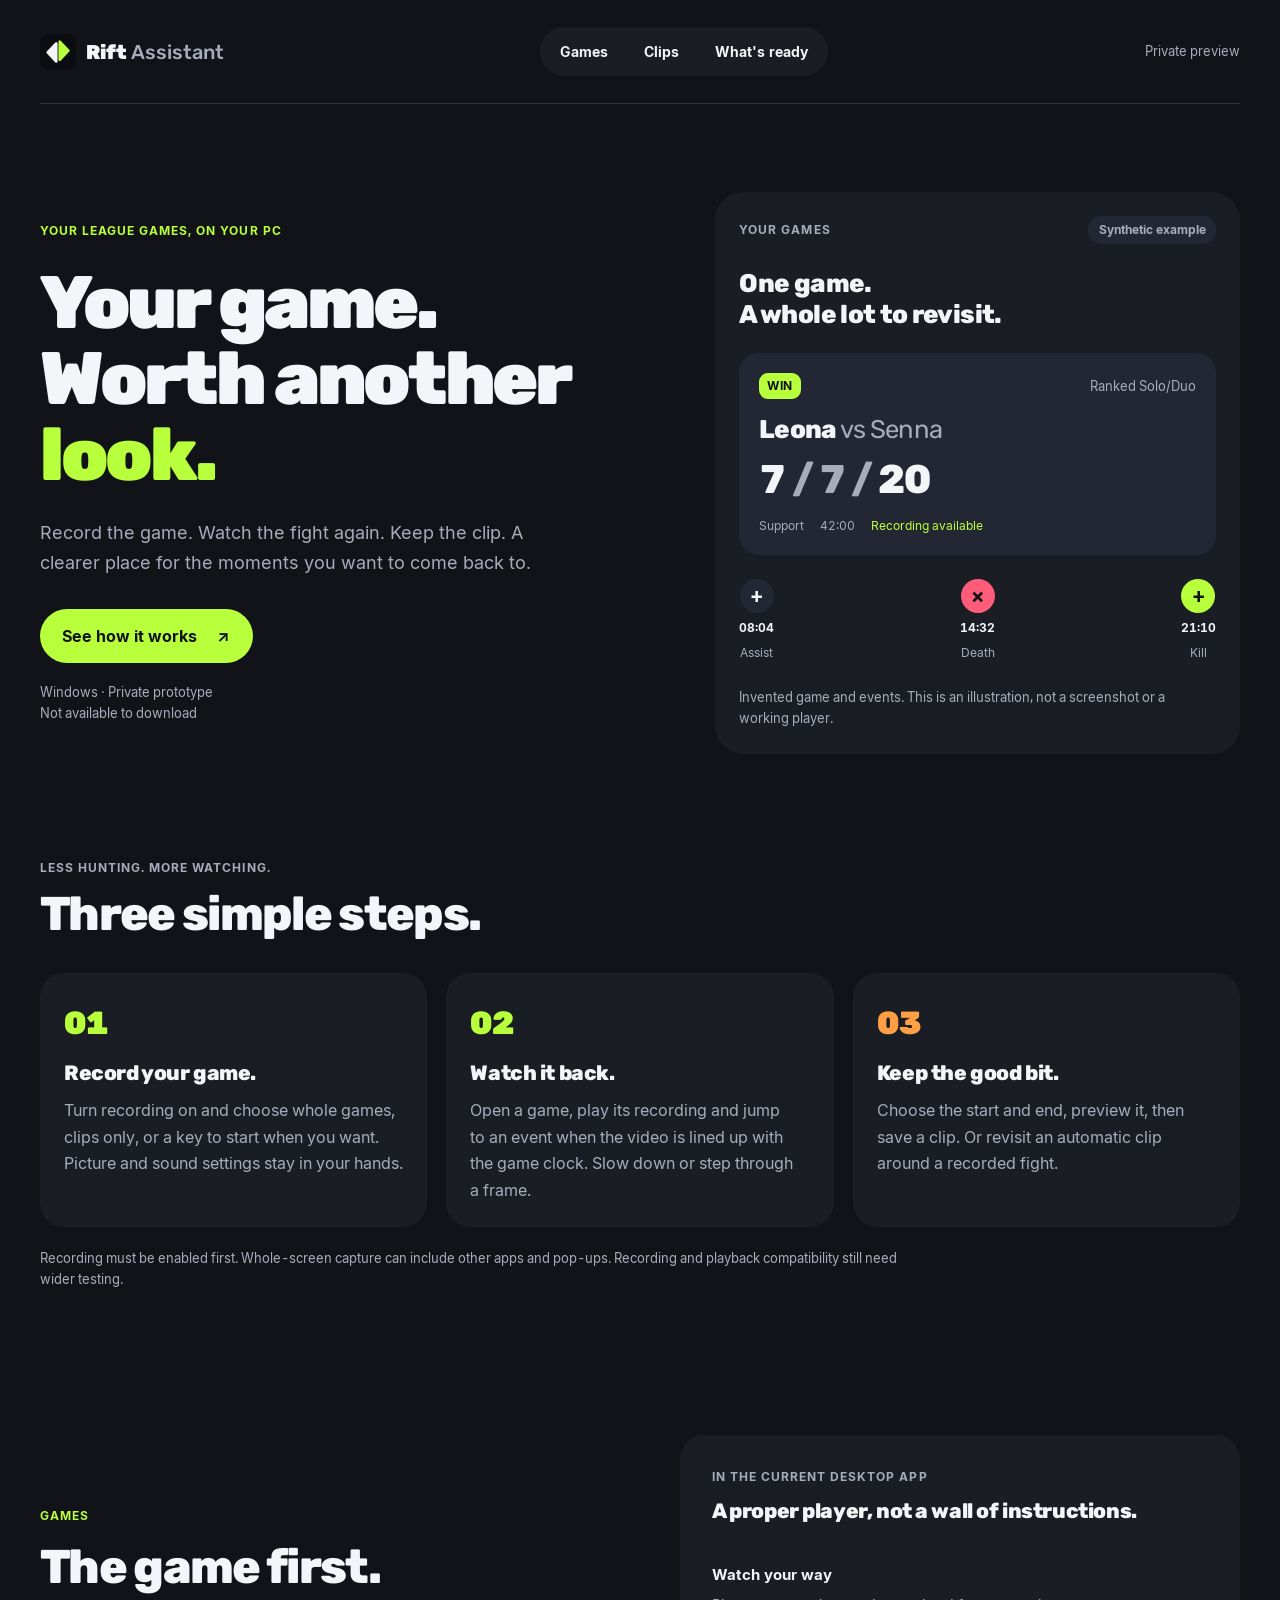
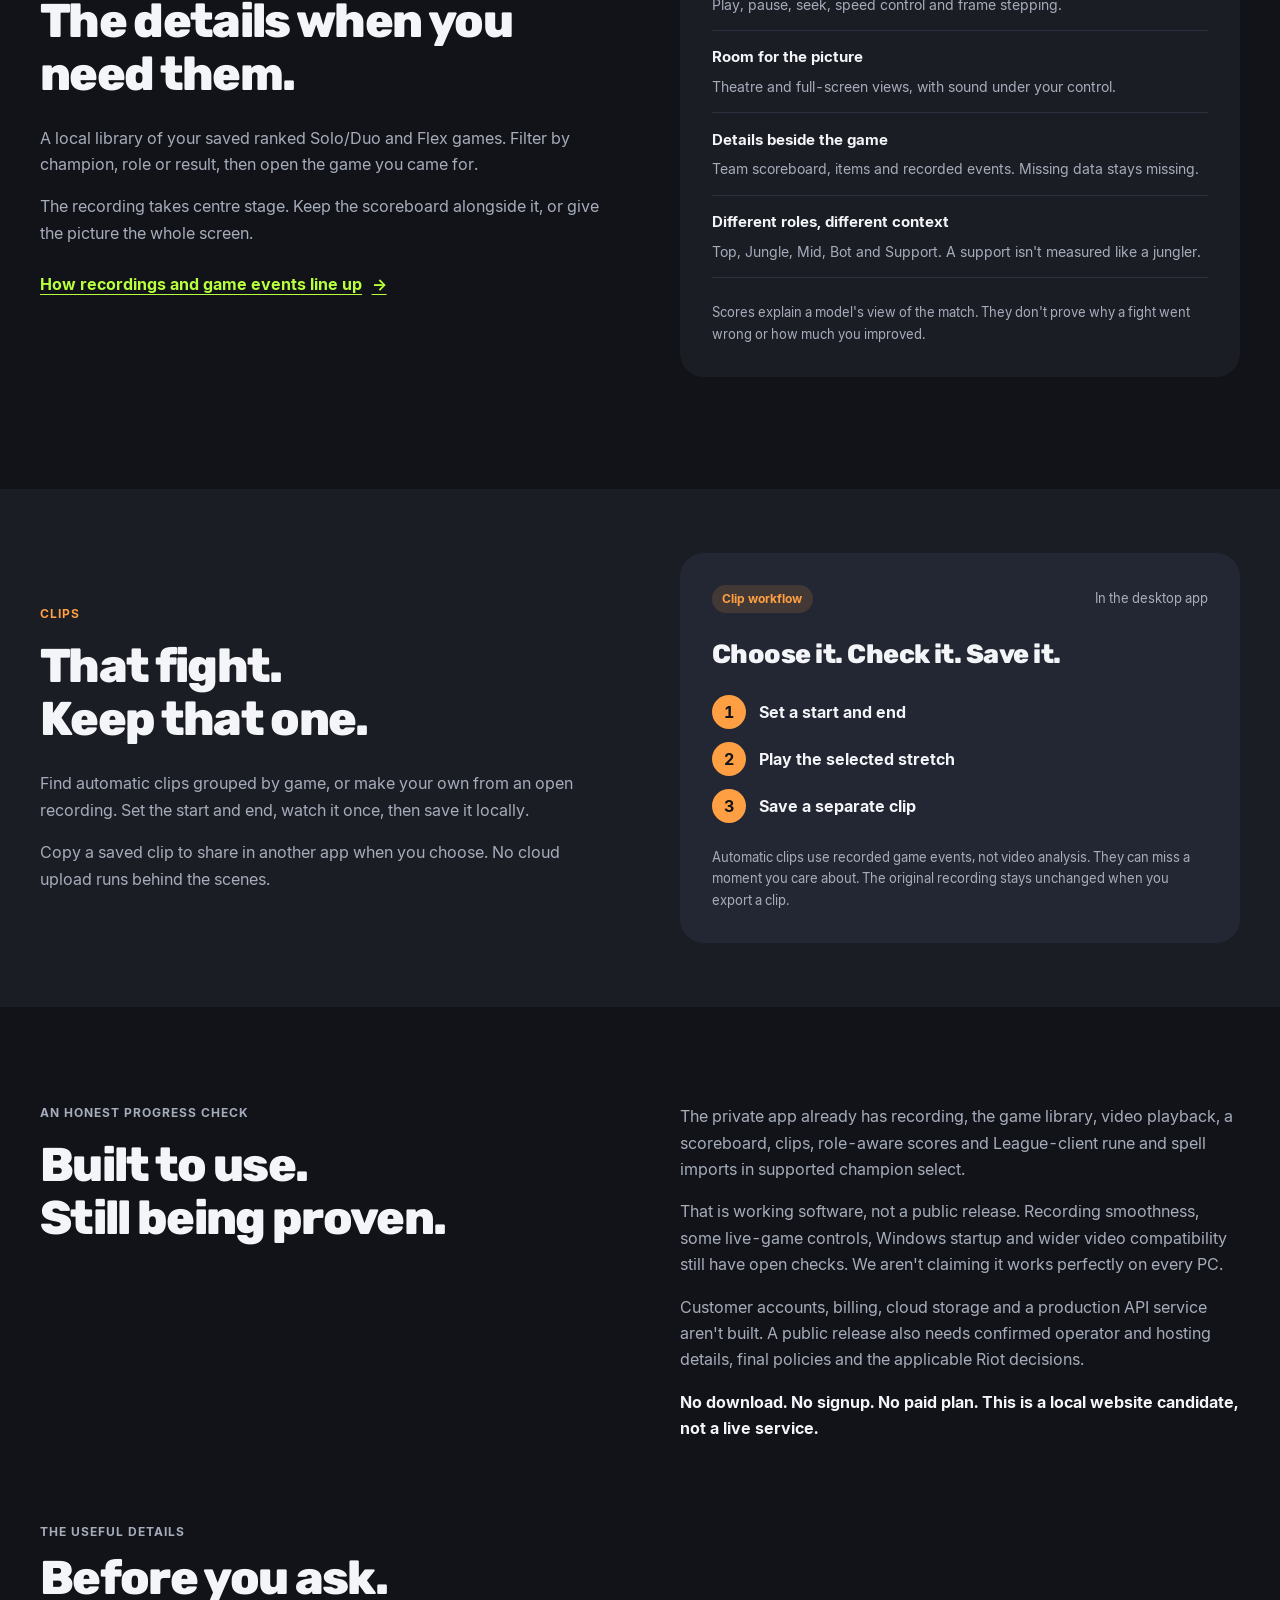
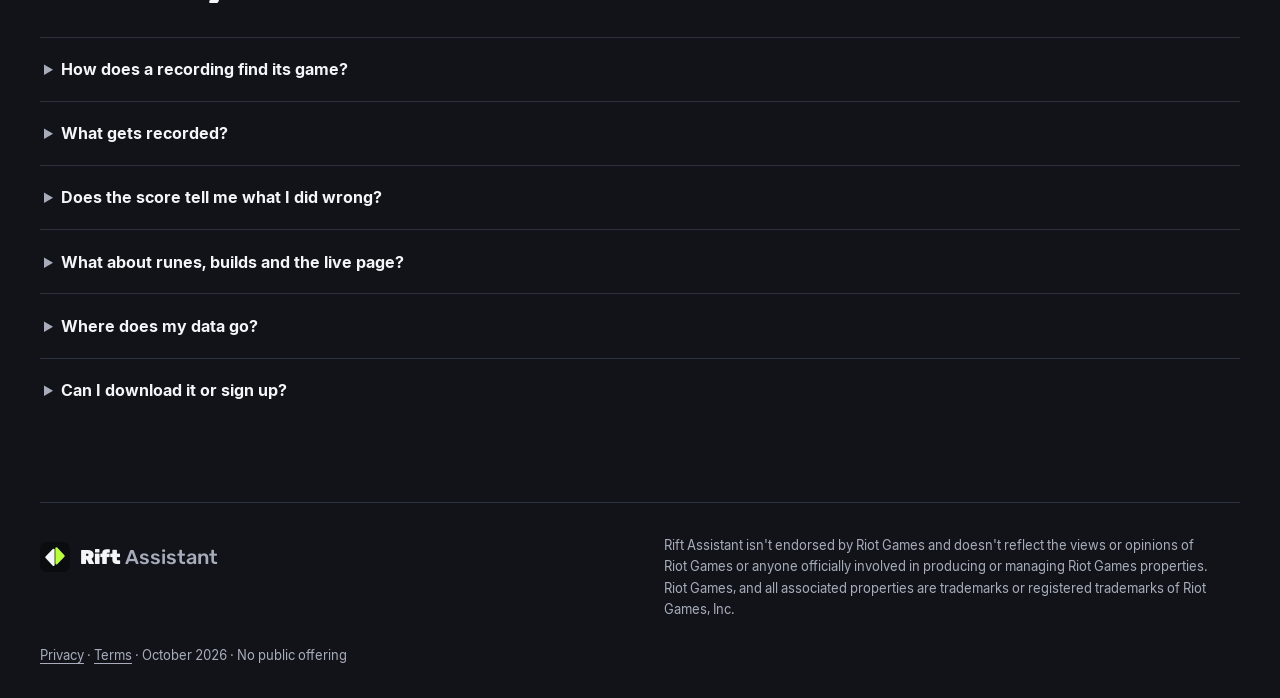
<file: index.html>
<!doctype html>
<html lang="en">
<head>
  <meta charset="utf-8">
  <meta name="viewport" content="width=device-width, initial-scale=1">
  <meta name="robots" content="noindex, nofollow">
  <meta name="description" content="Record League games, watch the moments again and keep a clip. Rift Assistant is a private Windows app with a local game library.">
  <meta name="theme-color" content="#111318">
  <title>Rift Assistant — Your game. Worth another look.</title>
  <link rel="icon" href="rift-icon.svg?v=pop-1" type="image/svg+xml">
  <link rel="stylesheet" href="styles.css?v=pop-2">
</head>
<body>
  <a class="skip-link" href="#main">Skip to content</a>
  <header class="site-header wrap">
    <a class="brand" href="#main" aria-label="Rift Assistant home"><img src="rift-icon.svg?v=pop-1" width="36" height="36" alt=""><span>Rift <span class="brand-secondary">Assistant</span></span></a>
    <nav aria-label="Main navigation"><a href="#games">Games</a><a href="#clips">Clips</a><a href="#availability">What's ready</a></nav>
    <span class="preview-label">Private preview</span>
  </header>
  <main id="main" tabindex="-1">
    <section class="hero wrap" aria-labelledby="hero-title">
      <div class="hero-copy">
        <p class="eyebrow lime">Your League games, on your PC</p>
        <h1 id="hero-title">Your game.<br>Worth another <span>look.</span></h1>
        <p class="intro">Record the game. Watch the fight again. Keep the clip. A clearer place for the moments you want to come back to.</p>
        <a class="button" href="#example">See how it works <span aria-hidden="true">↗</span></a>
        <p class="availability-note">Windows · Private prototype<br>Not available to download</p>
      </div>
      <aside class="library-peek" aria-label="Synthetic game library illustration">
        <div class="card-top"><span class="eyebrow">Your games</span><span class="tag">Synthetic example</span></div>
        <p class="peek-heading">One game.<br>A whole lot to revisit.</p>
        <article class="sample-game" aria-labelledby="sample-game-title">
          <div class="card-top"><span class="sticker">WIN</span><span class="muted">Ranked Solo/Duo</span></div>
          <h2 id="sample-game-title">Leona <span>vs Senna</span></h2>
          <p class="sample-kda">7 <span>/ 7 /</span> 20</p>
          <div class="sample-meta"><span>Support</span><span>42:00</span><span class="lime">Recording available</span></div>
        </article>
        <ol class="event-preview" aria-label="Illustrative game events">
          <li><span class="event-symbol assist" aria-hidden="true">+</span><time>08:04</time><span>Assist</span></li>
          <li><span class="event-symbol death" aria-hidden="true">×</span><time>14:32</time><span>Death</span></li>
          <li><span class="event-symbol kill" aria-hidden="true">+</span><time>21:10</time><span>Kill</span></li>
        </ol>
        <p class="sample-note">Invented game and events. This is an illustration, not a screenshot or a working player.</p>
      </aside>
    </section>

    <section class="journey wrap" id="example" aria-labelledby="journey-title">
      <div class="section-heading"><p class="eyebrow">Less hunting. More watching.</p><h2 id="journey-title">Three simple steps.</h2></div>
      <ol class="steps">
        <li><span class="step-number lime">01</span><h3>Record your game.</h3><p>Turn recording on and choose whole games, clips only, or a key to start when you want. Picture and sound settings stay in your hands.</p></li>
        <li><span class="step-number lime">02</span><h3>Watch it back.</h3><p>Open a game, play its recording and jump to an event when the video is lined up with the game clock. Slow down or step through a frame.</p></li>
        <li><span class="step-number orange">03</span><h3>Keep the good bit.</h3><p>Choose the start and end, preview it, then save a clip. Or revisit an automatic clip around a recorded fight.</p></li>
      </ol>
      <p class="boundary-note">Recording must be enabled first. Whole-screen capture can include other apps and pop-ups. Recording and playback compatibility still need wider testing.</p>
    </section>

    <section class="feature wrap" id="games" aria-labelledby="games-title">
      <div class="section-copy"><p class="eyebrow lime">Games</p><h2 id="games-title">The game first.<br>The details when you need them.</h2><p>A local library of your saved ranked Solo/Duo and Flex games. Filter by champion, role or result, then open the game you came for.</p><p>The recording takes centre stage. Keep the scoreboard alongside it, or give the picture the whole screen.</p><a class="text-link" href="#recording-details">How recordings and game events line up <span aria-hidden="true">→</span></a></div>
      <div class="feature-card">
        <p class="eyebrow">In the current desktop app</p>
        <h3>A proper player, not a wall of instructions.</h3>
        <ul class="feature-list">
          <li><strong>Watch your way</strong><span>Play, pause, seek, speed control and frame stepping.</span></li>
          <li><strong>Room for the picture</strong><span>Theatre and full-screen views, with sound under your control.</span></li>
          <li><strong>Details beside the game</strong><span>Team scoreboard, items and recorded events. Missing data stays missing.</span></li>
          <li><strong>Different roles, different context</strong><span>Top, Jungle, Mid, Bot and Support. A support isn't measured like a jungler.</span></li>
        </ul>
        <p class="sample-note">Scores explain a model's view of the match. They don't prove why a fight went wrong or how much you improved.</p>
      </div>
    </section>

    <section class="clips-section" id="clips" aria-labelledby="clips-title">
      <div class="wrap feature">
        <div class="section-copy"><p class="eyebrow orange">Clips</p><h2 id="clips-title">That fight.<br>Keep that one.</h2><p>Find automatic clips grouped by game, or make your own from an open recording. Set the start and end, watch it once, then save it locally.</p><p>Copy a saved clip to share in another app when you choose. No cloud upload runs behind the scenes.</p></div>
        <div class="clip-card">
          <div class="card-top"><span class="tag orange-tag">Clip workflow</span><span class="muted">In the desktop app</span></div>
          <h3>Choose it. Check it. Save it.</h3>
          <ol class="clip-steps"><li><span>1</span>Set a start and end</li><li><span>2</span>Play the selected stretch</li><li><span>3</span>Save a separate clip</li></ol>
          <p class="sample-note">Automatic clips use recorded game events, not video analysis. They can miss a moment you care about. The original recording stays unchanged when you export a clip.</p>
        </div>
      </div>
    </section>

    <section class="wrap availability" id="availability" aria-labelledby="availability-title">
      <div><p class="eyebrow">An honest progress check</p><h2 id="availability-title">Built to use.<br>Still being proven.</h2></div>
      <div class="availability-copy"><p>The private app already has recording, the game library, video playback, a scoreboard, clips, role-aware scores and League-client rune and spell imports in supported champion select.</p><p>That is working software, not a public release. Recording smoothness, some live-game controls, Windows startup and wider video compatibility still have open checks. We aren't claiming it works perfectly on every PC.</p><p>Customer accounts, billing, cloud storage and a production API service aren't built. A public release also needs confirmed operator and hosting details, final policies and the applicable Riot decisions.</p><p class="release-note">No download. No signup. No paid plan. This is a local website candidate, not a live service.</p></div>
    </section>

    <section class="wrap questions" aria-labelledby="questions-title">
      <div class="section-heading"><p class="eyebrow">The useful details</p><h2 id="questions-title">Before you ask.</h2></div>
      <details id="recording-details"><summary>How does a recording find its game?</summary><div class="detail-content"><p>Rift's own recordings can store the game ID and the game clock at recording start. When that information is available, Rift uses it to pair the recording and line up events.</p><p>The app can also look for compatible MP4s in the local Rift and Ascent recording folders. Other recordings may be paired by their time and length; that is an estimate, not recognition of the footage. You can choose a different file yourself. Your explicit choice takes priority.</p><p>For a compatible local MP4 or AVI, ordinary playback works without recorded events. Manual frame alignment is available with a supported event. Cuts and pauses can make an estimated offset wrong; no pixels are analysed. Riot .rofl files are not videos this player can open.</p><p>Windows media can occasionally stall when opening or playing a file. The app has bounded recovery, but the cause and exact file-release timing remain unresolved. A successful demonstration isn't a guarantee for every machine or recording.</p></div></details>
      <details><summary>What gets recorded?</summary><div class="detail-content"><p>Recording is opt-in. Choose whole games, clips only, always-ready clips between games, or recording started by a key. Past games don't gain a video retroactively.</p><p>The current default captures the whole screen League is on, which can include other apps, notifications and pop-ups. Between-games clips also capture the screen. Review the capture and sound choices before turning it on. Audio capture and playback sound are separate settings.</p><p>Recordings and saved clips live on your PC. Storage limits can remove older eligible recordings; favourites are protected by the current retention setting. Choose your folder and limits in Settings.</p></div></details>
      <details><summary>Does the score tell me what I did wrong?</summary><div class="detail-content"><p>No. The score combines recorded match statistics using role-aware weights, and the app shows its reasons and the role used. It is not an expert diagnosis, rank prediction or proof of a good decision.</p><p>Events such as kills, deaths and assists help you find a place to watch. The video is where you can examine the play. Nothing asks you to compare two arbitrary deaths or finish a reflection before watching a game.</p></div></details>
      <details><summary>What about runes, builds and the live page?</summary><div class="detail-content"><p>The private app can import League-client rune and summoner-spell recommendations in supported champion select. Those are client recommendations, not Rift-owned meta analysis. Third-party item imports remain paused.</p><p>A live teams page and experimental overlay exist. Enemy-marking hotkeys failed the last live check and are labelled unreliable in the app. There are no enemy ultimate timers, automatic gameplay or promised live tactical coaching. A proposed PowerSpike connection is not an available feature.</p></div></details>
      <details><summary>Where does my data go?</summary><div class="detail-content"><p>This website candidate has no forms, accounts, analytics, cookies or browser storage. It loads only its local styles, logo and bundled fonts. It does not contact Riot or scan your computer.</p><p>The desktop app stores match records, review choices, recordings and clips locally. The recordings feature creates media files; watching an existing recording does not upload or modify it. Match files and exported backups are not anonymous or encrypted. A cloud-synced folder can copy them off your PC.</p><p>The desktop app contacts Riot services for supported client/API features and public artwork. An internet request exposes ordinary connection information such as your IP address. The <a href="privacy.html">privacy notice</a> has the details; a verified contact address will be added there before anything is offered.</p></div></details>
      <details><summary>Can I download it or sign up?</summary><div class="detail-content"><p>Not yet. The private developer build is not a customer-distribution system. It uses a developer-entered API key for testing; a customer release must keep shared production keys out of the desktop binary and needs the appropriate Riot approval.</p><p>No production API key approval or public release is claimed. Terms, Privacy Policy, verified contact, host and reviewer access remain unfinished. Do not send a Riot password or API key through this page.</p></div></details>
    </section>
  </main>
  <footer class="wrap site-footer">
    <a class="brand" href="#main"><img src="rift-icon.svg?v=pop-1" width="30" height="30" alt=""><span>Rift <span class="brand-secondary">Assistant</span></span></a>
    <p>Rift Assistant isn't endorsed by Riot Games and doesn't reflect the views or opinions of Riot Games or anyone officially involved in producing or managing Riot Games properties. Riot Games, and all associated properties are trademarks or registered trademarks of Riot Games, Inc.</p>
    <p class="draft-label"><a href="privacy.html">Privacy</a> · <a href="terms.html">Terms</a> · October 2026 · No public offering</p>
  </footer>
</body>
</html>
</file>
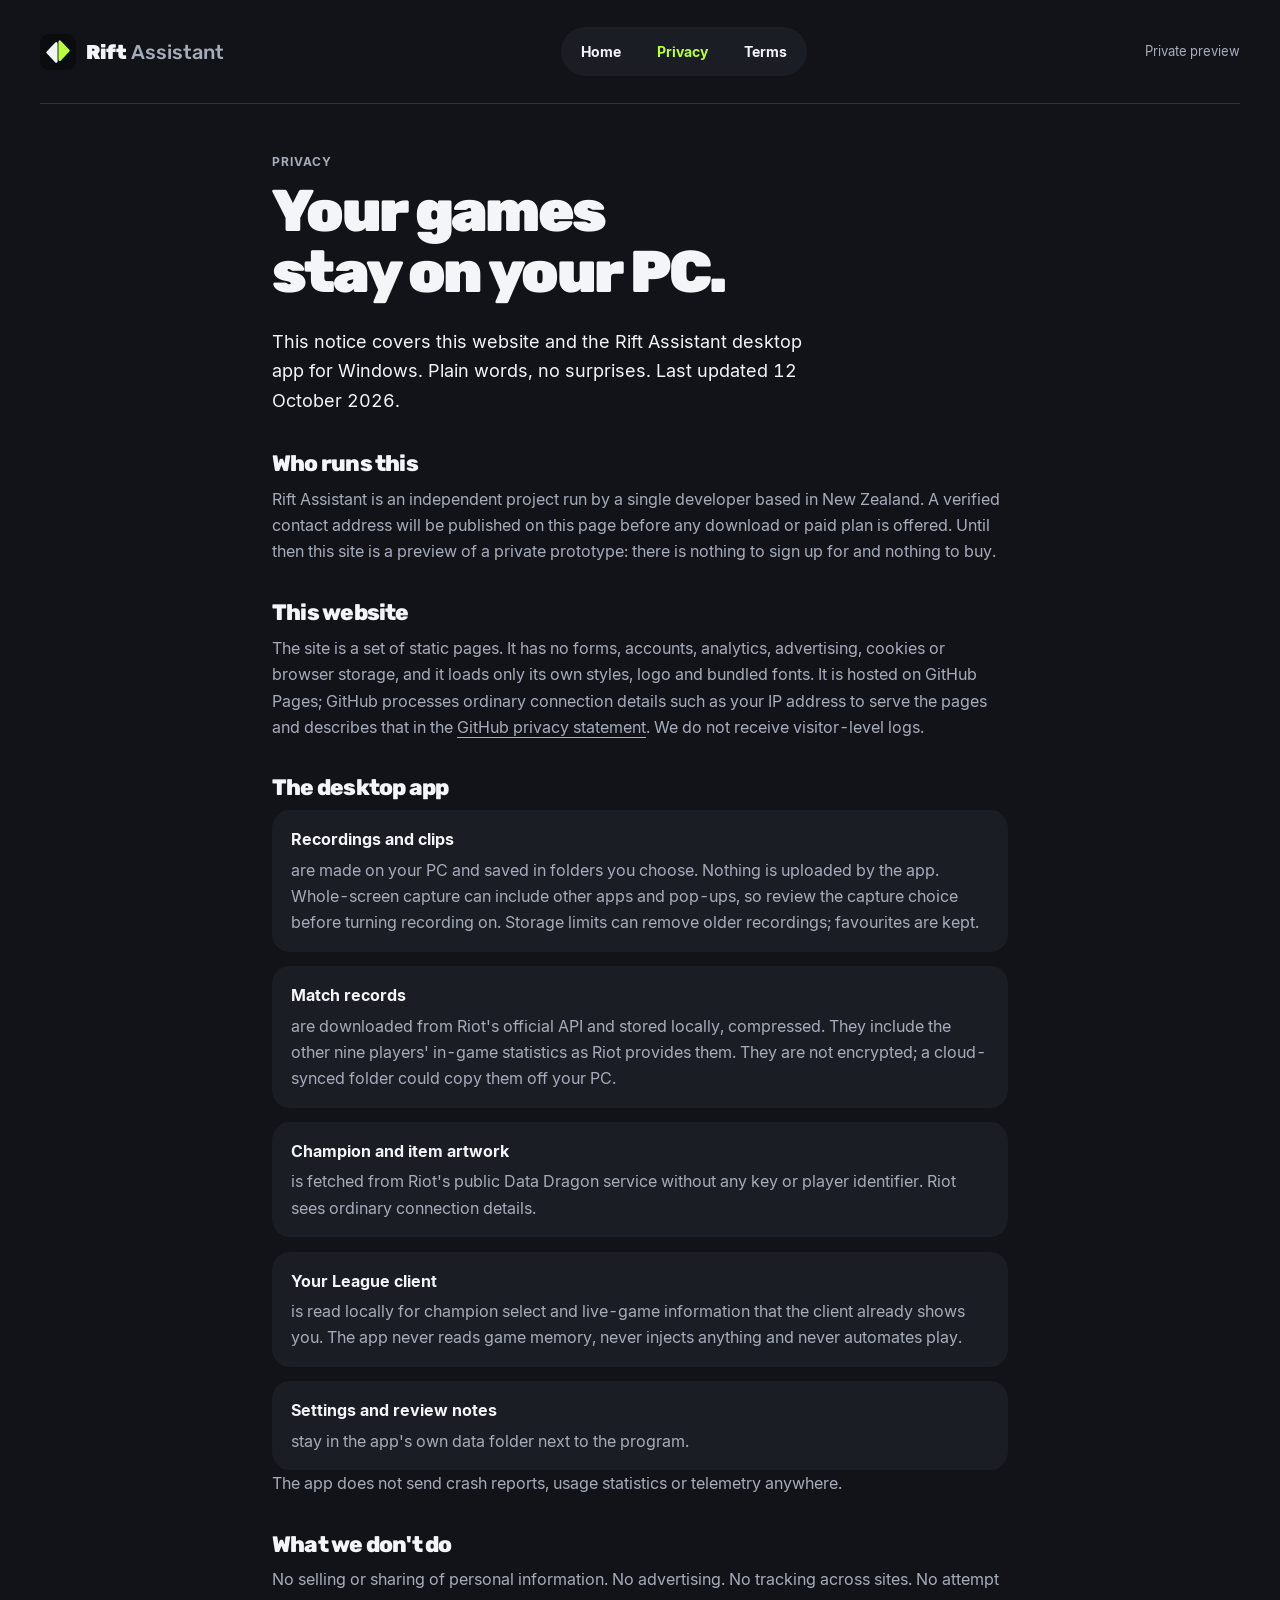
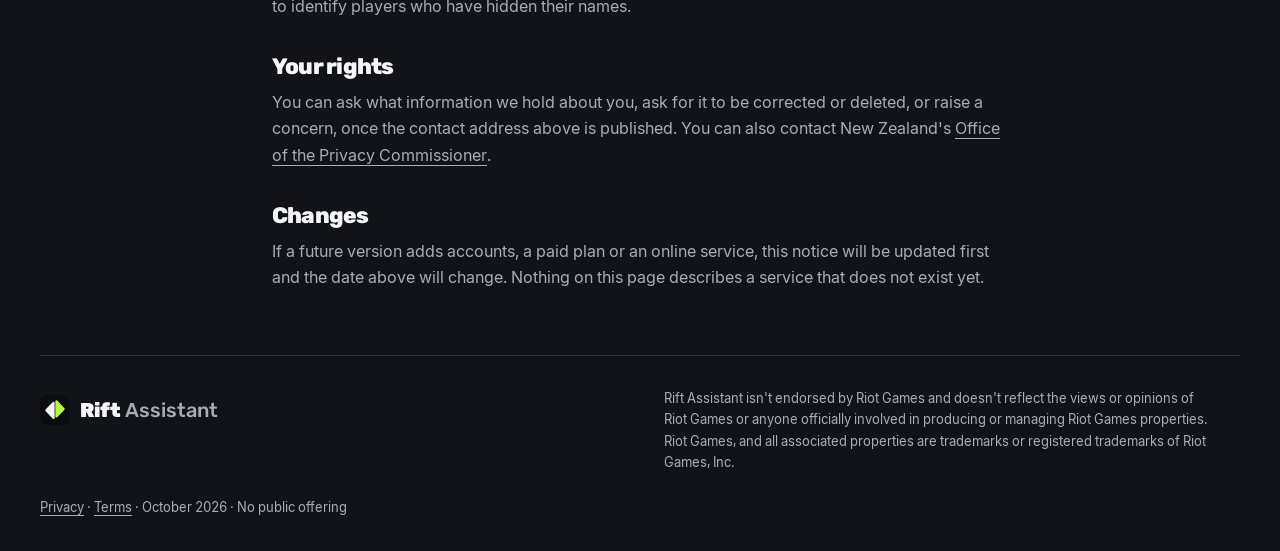
<file: privacy.html>
<!doctype html>
<html lang="en">
<head>
  <meta charset="utf-8">
  <meta name="viewport" content="width=device-width, initial-scale=1">
  <meta name="robots" content="noindex, nofollow">
  <meta name="description" content="How the Rift Assistant website and desktop app handle your information.">
  <meta name="theme-color" content="#111318">
  <title>Privacy — Rift Assistant</title>
  <link rel="icon" href="rift-icon.svg?v=pop-1" type="image/svg+xml">
  <link rel="stylesheet" href="styles.css?v=pop-2">
</head>
<body>
  <a class="skip-link" href="#main">Skip to content</a>
  <header class="site-header wrap">
    <a class="brand" href="index.html" aria-label="Rift Assistant home"><img src="rift-icon.svg?v=pop-1" width="36" height="36" alt=""><span>Rift <span class="brand-secondary">Assistant</span></span></a>
    <nav aria-label="Main navigation"><a href="index.html">Home</a><a href="privacy.html" aria-current="page">Privacy</a><a href="terms.html">Terms</a></nav>
    <span class="preview-label">Private preview</span>
  </header>
  <main id="main" tabindex="-1" class="wrap policy">
    <p class="eyebrow lime">Privacy</p>
    <h1>Your games stay on your PC.</h1>
    <p class="intro">This notice covers this website and the Rift Assistant desktop app for Windows. Plain words, no surprises. Last updated 12 October 2026.</p>

    <h2>Who runs this</h2>
    <p>Rift Assistant is an independent project run by a single developer based in New Zealand. A verified contact address will be published on this page before any download or paid plan is offered. Until then this site is a preview of a private prototype: there is nothing to sign up for and nothing to buy.</p>

    <h2>This website</h2>
    <p>The site is a set of static pages. It has no forms, accounts, analytics, advertising, cookies or browser storage, and it loads only its own styles, logo and bundled fonts. It is hosted on GitHub Pages; GitHub processes ordinary connection details such as your IP address to serve the pages and describes that in the <a href="https://docs.github.com/site-policy/privacy-policies/github-general-privacy-statement" rel="noopener">GitHub privacy statement</a>. We do not receive visitor-level logs.</p>

    <h2>The desktop app</h2>
    <ul class="policy-list">
      <li><strong>Recordings and clips</strong><span>are made on your PC and saved in folders you choose. Nothing is uploaded by the app. Whole-screen capture can include other apps and pop-ups, so review the capture choice before turning recording on. Storage limits can remove older recordings; favourites are kept.</span></li>
      <li><strong>Match records</strong><span>are downloaded from Riot's official API and stored locally, compressed. They include the other nine players' in-game statistics as Riot provides them. They are not encrypted; a cloud-synced folder could copy them off your PC.</span></li>
      <li><strong>Champion and item artwork</strong><span>is fetched from Riot's public Data Dragon service without any key or player identifier. Riot sees ordinary connection details.</span></li>
      <li><strong>Your League client</strong><span>is read locally for champion select and live-game information that the client already shows you. The app never reads game memory, never injects anything and never automates play.</span></li>
      <li><strong>Settings and review notes</strong><span>stay in the app's own data folder next to the program.</span></li>
    </ul>
    <p>The app does not send crash reports, usage statistics or telemetry anywhere.</p>

    <h2>What we don't do</h2>
    <p>No selling or sharing of personal information. No advertising. No tracking across sites. No attempt to identify players who have hidden their names.</p>

    <h2>Your rights</h2>
    <p>You can ask what information we hold about you, ask for it to be corrected or deleted, or raise a concern, once the contact address above is published. You can also contact New Zealand's <a href="https://www.privacy.org.nz/your-rights/" rel="noopener">Office of the Privacy Commissioner</a>.</p>

    <h2>Changes</h2>
    <p>If a future version adds accounts, a paid plan or an online service, this notice will be updated first and the date above will change. Nothing on this page describes a service that does not exist yet.</p>
  </main>
  <footer class="wrap site-footer">
    <a class="brand" href="index.html"><img src="rift-icon.svg?v=pop-1" width="30" height="30" alt=""><span>Rift <span class="brand-secondary">Assistant</span></span></a>
    <p>Rift Assistant isn't endorsed by Riot Games and doesn't reflect the views or opinions of Riot Games or anyone officially involved in producing or managing Riot Games properties. Riot Games, and all associated properties are trademarks or registered trademarks of Riot Games, Inc.</p>
    <p class="draft-label"><a href="privacy.html">Privacy</a> · <a href="terms.html">Terms</a> · October 2026 · No public offering</p>
  </footer>
</body>
</html>
</file>
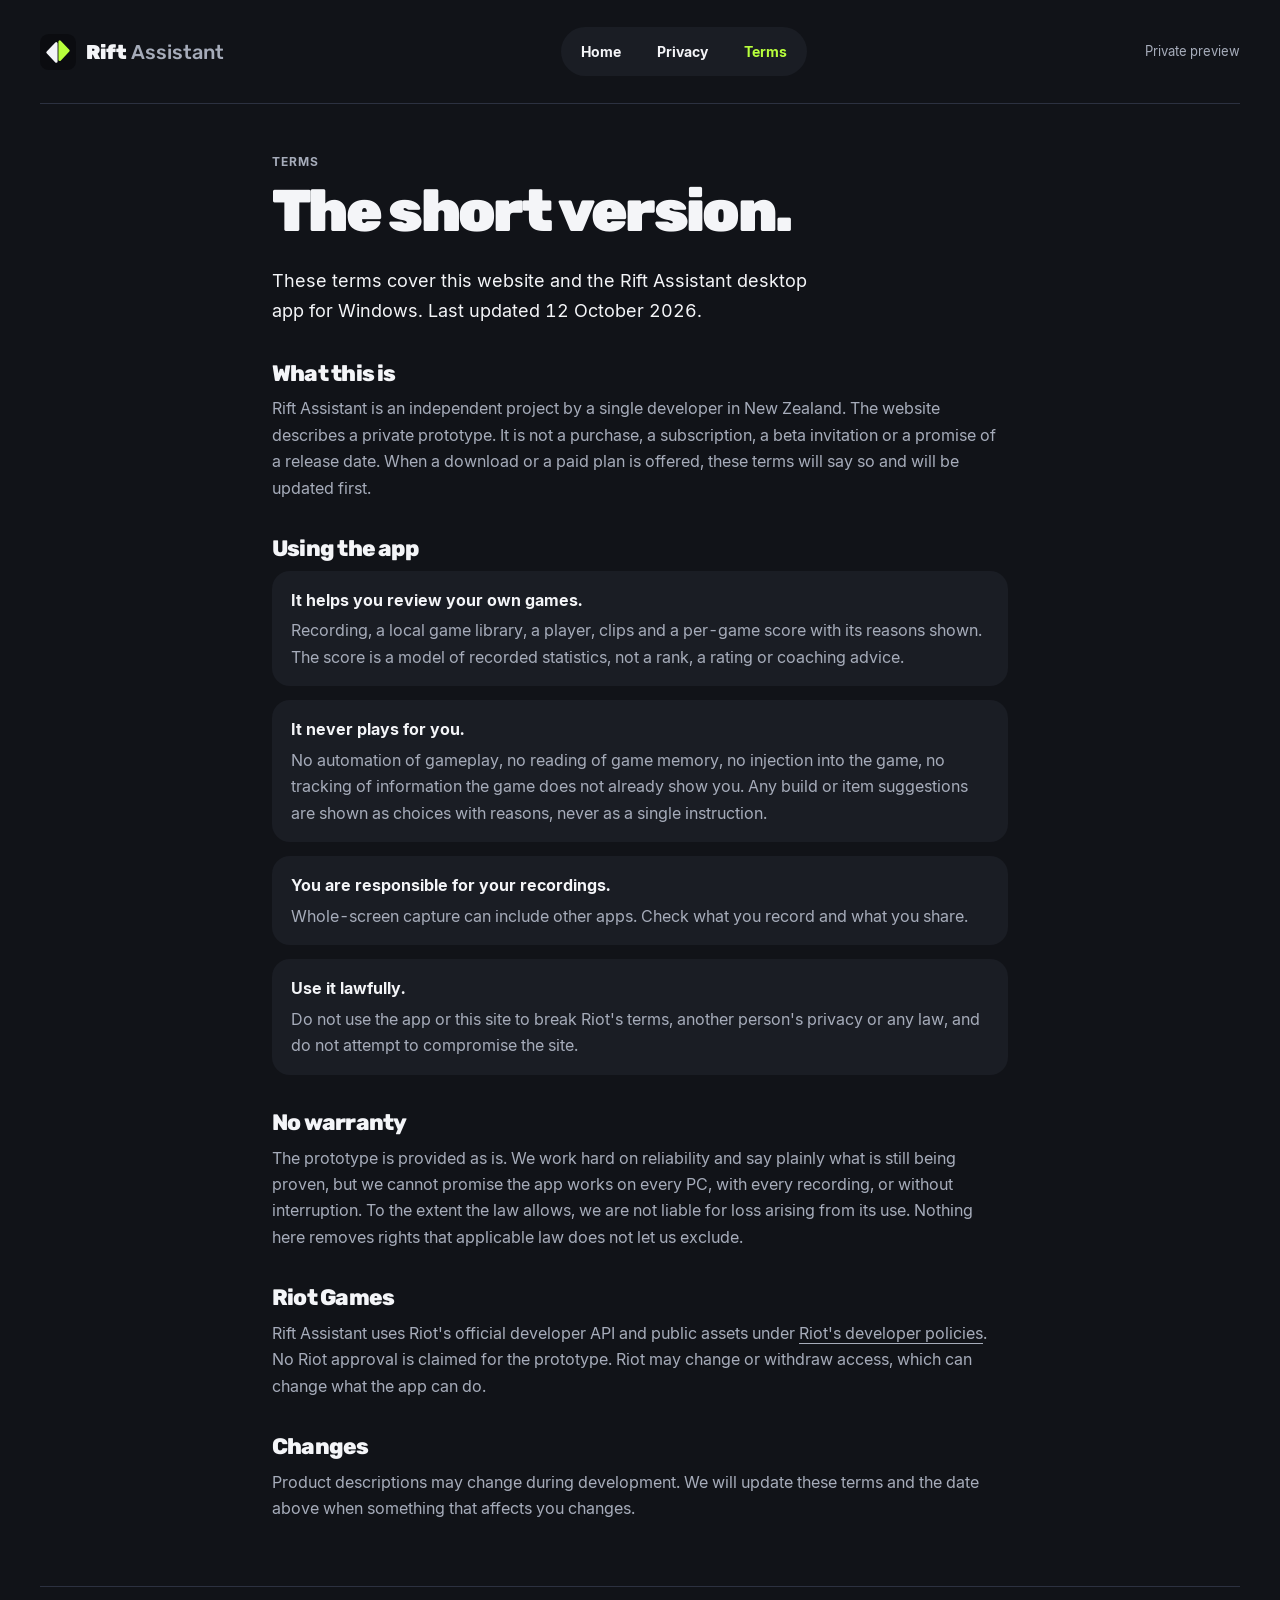
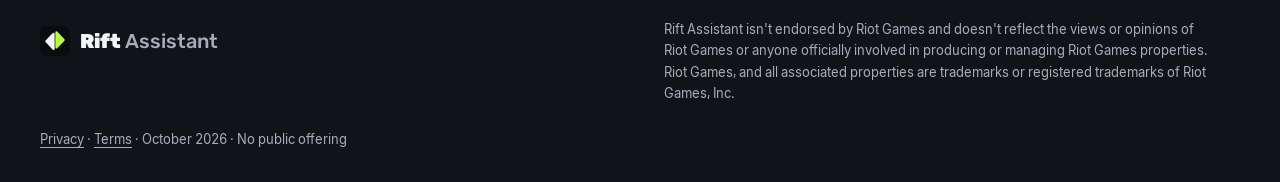
<file: terms.html>
<!doctype html>
<html lang="en">
<head>
  <meta charset="utf-8">
  <meta name="viewport" content="width=device-width, initial-scale=1">
  <meta name="robots" content="noindex, nofollow">
  <meta name="description" content="Terms for using the Rift Assistant website and desktop app.">
  <meta name="theme-color" content="#111318">
  <title>Terms — Rift Assistant</title>
  <link rel="icon" href="rift-icon.svg?v=pop-1" type="image/svg+xml">
  <link rel="stylesheet" href="styles.css?v=pop-2">
</head>
<body>
  <a class="skip-link" href="#main">Skip to content</a>
  <header class="site-header wrap">
    <a class="brand" href="index.html" aria-label="Rift Assistant home"><img src="rift-icon.svg?v=pop-1" width="36" height="36" alt=""><span>Rift <span class="brand-secondary">Assistant</span></span></a>
    <nav aria-label="Main navigation"><a href="index.html">Home</a><a href="privacy.html">Privacy</a><a href="terms.html" aria-current="page">Terms</a></nav>
    <span class="preview-label">Private preview</span>
  </header>
  <main id="main" tabindex="-1" class="wrap policy">
    <p class="eyebrow orange">Terms</p>
    <h1>The short version.</h1>
    <p class="intro">These terms cover this website and the Rift Assistant desktop app for Windows. Last updated 12 October 2026.</p>

    <h2>What this is</h2>
    <p>Rift Assistant is an independent project by a single developer in New Zealand. The website describes a private prototype. It is not a purchase, a subscription, a beta invitation or a promise of a release date. When a download or a paid plan is offered, these terms will say so and will be updated first.</p>

    <h2>Using the app</h2>
    <ul class="policy-list">
      <li><strong>It helps you review your own games.</strong><span>Recording, a local game library, a player, clips and a per-game score with its reasons shown. The score is a model of recorded statistics, not a rank, a rating or coaching advice.</span></li>
      <li><strong>It never plays for you.</strong><span>No automation of gameplay, no reading of game memory, no injection into the game, no tracking of information the game does not already show you. Any build or item suggestions are shown as choices with reasons, never as a single instruction.</span></li>
      <li><strong>You are responsible for your recordings.</strong><span>Whole-screen capture can include other apps. Check what you record and what you share.</span></li>
      <li><strong>Use it lawfully.</strong><span>Do not use the app or this site to break Riot's terms, another person's privacy or any law, and do not attempt to compromise the site.</span></li>
    </ul>

    <h2>No warranty</h2>
    <p>The prototype is provided as is. We work hard on reliability and say plainly what is still being proven, but we cannot promise the app works on every PC, with every recording, or without interruption. To the extent the law allows, we are not liable for loss arising from its use. Nothing here removes rights that applicable law does not let us exclude.</p>

    <h2>Riot Games</h2>
    <p>Rift Assistant uses Riot's official developer API and public assets under <a href="https://developer.riotgames.com/policies/general" rel="noopener">Riot's developer policies</a>. No Riot approval is claimed for the prototype. Riot may change or withdraw access, which can change what the app can do.</p>

    <h2>Changes</h2>
    <p>Product descriptions may change during development. We will update these terms and the date above when something that affects you changes.</p>
  </main>
  <footer class="wrap site-footer">
    <a class="brand" href="index.html"><img src="rift-icon.svg?v=pop-1" width="30" height="30" alt=""><span>Rift <span class="brand-secondary">Assistant</span></span></a>
    <p>Rift Assistant isn't endorsed by Riot Games and doesn't reflect the views or opinions of Riot Games or anyone officially involved in producing or managing Riot Games properties. Riot Games, and all associated properties are trademarks or registered trademarks of Riot Games, Inc.</p>
    <p class="draft-label"><a href="privacy.html">Privacy</a> · <a href="terms.html">Terms</a> · October 2026 · No public offering</p>
  </footer>
</body>
</html>
</file>
<file: styles.css>
@font-face { font-family: Rubik; src: url("Rubik-Variable.ttf") format("truetype"); font-weight: 400 900; font-display: swap; }
@font-face { font-family: Inter; src: url("Inter-Regular.ttf") format("truetype"); font-weight: 400; font-display: swap; }
@font-face { font-family: Inter; src: url("Inter-Bold.ttf") format("truetype"); font-weight: 700; font-display: swap; }
:root {
  color-scheme: dark;
  --bg: #111318;
  --surface: #1a1d24;
  --raised: #232733;
  --line: #2c3140;
  --text: #f4f5f8;
  --muted: #a6acba;
  --lime: #b8ff3c;
  --orange: #ff9f43;
  --coral: #ff5c7a;
  --ink: #111318;
  font-family: Inter, "Segoe UI", sans-serif;
  color: var(--text);
  background: var(--bg);
  font-synthesis: none;
  font-variant-numeric: tabular-nums;
}
* { box-sizing: border-box; }
html { scroll-behavior: smooth; scroll-padding-top: 2rem; }
body { margin: 0; font-size: 1rem; line-height: 1.65; overflow-wrap: anywhere; }
h1, h2, h3, p { margin: 0; }
h1, h2, h3, .brand, .peek-heading, .sample-kda, .step-number { font-family: Rubik, "Segoe UI", sans-serif; }
h1, h2, h3 { text-wrap: balance; }
h1 { font-size: clamp(3rem, 5.8vw, 5.5rem); line-height: 1.03; letter-spacing: -.045em; font-weight: 900; }
h1 span { color: var(--lime); }
h2 { font-size: clamp(2.2rem, 3.7vw, 3.3rem); line-height: 1.12; letter-spacing: -.035em; font-weight: 800; }
h3 { font-size: 1.3rem; line-height: 1.3; font-weight: 800; letter-spacing: -.02em; }
p { text-wrap: pretty; }
a { color: inherit; text-underline-offset: .25em; }
a, summary { -webkit-tap-highlight-color: transparent; }
a:focus-visible, summary:focus-visible { outline: 2px solid var(--text); outline-offset: 4px; border-radius: 8px; }
.wrap { width: min(1200px, calc(100% - 4rem)); margin-inline: auto; }
.skip-link { position: absolute; inset: -8rem auto auto 1rem; z-index: 5; padding: .8rem 1.2rem; background: var(--text); color: var(--ink); border-radius: 999px; font-weight: 700; }
.skip-link:focus { top: 1rem; }
.site-header { display: flex; flex-wrap: wrap; align-items: center; gap: 1rem 2rem; padding-block: 1.7rem; border-bottom: 1px solid var(--line); }
.brand { display: inline-flex; gap: .6rem; align-items: center; font-size: 1.25rem; line-height: 1.4; font-weight: 900; text-decoration: none; min-height: 44px; }
.brand img { flex: none; }
.brand-secondary { color: var(--muted); font-weight: 500; }
nav { display: flex; flex-wrap: wrap; gap: .25rem; padding: .25rem; background: var(--surface); border-radius: 999px; margin-inline: auto; }
nav a { padding: .55rem 1rem; border-radius: 999px; font-size: .875rem; font-weight: 700; text-decoration: none; transition: background 140ms; }
nav a:hover { background: var(--raised); }
.preview-label { font-size: .8125rem; color: var(--muted); }
.hero { display: grid; grid-template-columns: 1.15fr 1fr; align-items: center; gap: 4.5rem; padding-block: 5.5rem 6.5rem; }
.hero > *, .feature > *, .availability > *, .steps > * { min-width: 0; }
.eyebrow { font-size: .75rem; font-weight: 700; letter-spacing: .085em; text-transform: uppercase; color: var(--muted); }
.lime { color: var(--lime); }
.orange { color: var(--orange); }
.hero-copy > .eyebrow { margin-bottom: 1.5rem; }
.intro { max-width: 34rem; margin-block: 1.5rem 2rem; color: var(--muted); font-size: 1.125rem; }
.button { display: inline-flex; gap: 1.25rem; align-items: center; justify-content: space-between; max-width: 100%; background: var(--lime); color: var(--ink); font-weight: 700; padding: .85rem 1.4rem; border-radius: 999px; text-decoration: none; transition: transform 140ms; }
.button:hover { transform: translateY(-2px); }
.button:active { transform: scale(.97); }
.availability-note { color: var(--muted); font-size: .8125rem; margin-top: 1.2rem; }
.library-peek { background: var(--surface); border-radius: 28px; padding: 1.5rem; }
.card-top { display: flex; flex-wrap: wrap; justify-content: space-between; align-items: center; gap: .5rem 1rem; }
.tag { display: inline-flex; align-items: center; border-radius: 999px; padding: .25rem .65rem; font-size: .75rem; color: var(--muted); background: var(--raised); font-weight: 700; }
.peek-heading { font-size: 1.6rem; font-weight: 800; line-height: 1.2; letter-spacing: -.025em; margin: 1.5rem 0; }
.sample-game { padding: 1.25rem; border-radius: 20px; background: var(--raised); }
.sticker { display: inline-block; padding: .2rem .5rem; border-radius: 9px; color: var(--ink); background: var(--lime); font-size: .75rem; font-weight: 700; letter-spacing: .04em; }
.muted { color: var(--muted); font-size: .8125rem; }
.sample-game h2 { font-size: 1.6rem; margin-top: 1rem; }
.sample-game h2 span { color: var(--muted); font-weight: 400; }
.sample-kda { font-size: 2.5rem; line-height: 1.15; font-weight: 800; margin-block: .8rem; letter-spacing: -.035em; }
.sample-kda span { color: var(--muted); }
.sample-meta { display: flex; gap: .4rem 1rem; flex-wrap: wrap; font-size: .75rem; color: var(--muted); }
.event-preview { display: flex; justify-content: space-between; gap: .75rem; padding: 0; margin: 1.5rem 0; list-style: none; }
.event-preview li { display: grid; justify-items: center; gap: .3rem; font-size: .75rem; color: var(--muted); }
.event-preview time { color: var(--text); font-weight: 700; }
.event-symbol { display: grid; place-items: center; width: 34px; height: 34px; border-radius: 50%; font-size: 1.3rem; font-weight: 700; }
.assist { background: var(--raised); color: var(--text); }
.death { background: var(--coral); color: var(--ink); }
.kill { background: var(--lime); color: var(--ink); }
.sample-note { color: var(--muted); font-size: .8125rem; }
.journey { padding-bottom: 5rem; }
.section-heading { margin-bottom: 2rem; }
.section-heading .eyebrow { margin-bottom: .65rem; }
.steps { display: grid; grid-template-columns: repeat(3, minmax(0, 1fr)); gap: 1.2rem; list-style: none; padding: 0; margin: 0; }
.steps li { background: var(--surface); border-radius: 24px; padding: 1.5rem; }
.step-number { font-size: 2rem; font-weight: 900; }
.steps h3 { margin-block: .65rem; }
.steps p, .section-copy > p:not(.eyebrow), .availability-copy > p { color: var(--muted); }
.boundary-note { color: var(--muted); font-size: .8125rem; max-width: 55rem; margin-top: 1.3rem; }
.feature { display: grid; grid-template-columns: 1fr 1fr; align-items: center; gap: 5rem; padding-block: 4rem; }
.section-copy .eyebrow { margin-bottom: 1rem; }
.section-copy h2 { margin-bottom: 1.5rem; }
.section-copy > p + p { margin-top: 1rem; }
.text-link { display: inline-flex; align-items: center; min-height: 44px; gap: .6rem; font-weight: 700; margin-top: 1rem; color: var(--lime); }
.feature-card, .clip-card { padding: 2rem; border-radius: 24px; background: var(--surface); }
.feature-card h3 { margin-top: .7rem; }
.feature-list { list-style: none; padding: 0; margin: 1.5rem 0; }
.feature-list li { display: grid; gap: .3rem; padding-block: .9rem; border-bottom: 1px solid var(--line); }
.feature-list strong { font-size: .9375rem; }
.feature-list span { color: var(--muted); font-size: .875rem; }
.clips-section { background: var(--surface); margin-block: 3rem 1rem; }
.clip-card { background: var(--raised); }
.orange-tag { background: #ff9f4324; color: var(--orange); }
.clip-card h3 { margin-top: 1.5rem; font-size: 1.65rem; }
.clip-steps { list-style: none; padding: 0; margin: 1.5rem 0; }
.clip-steps li { display: flex; gap: .8rem; align-items: center; margin-block: .8rem; font-weight: 700; }
.clip-steps span { display: inline-grid; place-items: center; flex: 0 0 34px; height: 34px; color: var(--ink); background: var(--orange); border-radius: 50%; }
.availability { display: grid; grid-template-columns: 1fr 1fr; gap: 5rem; padding-block: 5rem; }
.availability .eyebrow { margin-bottom: 1rem; }
.availability-copy p + p { margin-top: 1rem; }
.availability-copy .release-note { color: var(--text); font-weight: 700; }
.questions { padding-bottom: 5rem; }
details { border-top: 1px solid var(--line); }
summary { padding: 1.15rem .25rem; cursor: pointer; font-weight: 700; }
summary:hover { color: var(--lime); }
summary::marker { color: var(--muted); }
.detail-content { max-width: 54rem; padding: 0 .25rem 1.5rem; color: var(--muted); }
.detail-content p + p { margin-top: .85rem; }
.site-footer { display: flex; flex-wrap: wrap; align-items: start; justify-content: space-between; gap: 1.5rem 3rem; border-top: 1px solid var(--line); padding-block: 2rem; }
.site-footer p { color: var(--muted); font-size: .8125rem; max-width: 36rem; }
.site-footer .draft-label { flex-basis: 100%; max-width: none; }
@media (max-width: 960px) {
  .preview-label { display: none; }
  nav { margin: 0 0 0 auto; }
  .hero { gap: 2rem; padding-block: 3.5rem 4rem; }
  .hero, .feature, .availability { grid-template-columns: 1fr; }
  .hero-copy { max-width: 40rem; }
  .library-peek { max-width: 36rem; }
  .feature, .availability { gap: 2rem; }
  .steps { gap: .8rem; }
  .steps li { padding: 1.2rem; }
  .clips-section { margin-top: 1rem; }
}
@media (max-width: 600px) {
  .wrap { width: calc(100% - 32px); }
  .site-header { gap: .8rem; padding-block: 1.1rem; }
  nav { margin: 0; }
  nav a { padding-inline: .8rem; }
  .hero { padding-top: 2.5rem; }
  .steps { grid-template-columns: 1fr; }
  .library-peek, .feature-card, .clip-card { padding: 1.2rem; }
  .sample-game { padding: 1rem; }
  .feature, .availability { padding-block: 3rem; }
  .journey, .questions { padding-bottom: 3rem; }
}
@media (prefers-reduced-motion: reduce) {
  html { scroll-behavior: auto; }
  *, *::before, *::after { transition: none !important; animation: none !important; }
  .button:hover, .button:active { transform: none; }
}
@media (forced-colors: active) {
  .button, .tag, .sticker, .sample-game, .steps li, .feature-card, .clip-card, .library-peek { border: 1px solid CanvasText; }
}

/* Policy pages: one readable column in the same type ramp. */
.policy { max-width: 46rem; padding-block: 3rem 4rem; }
.policy h1 { font-size: clamp(2.4rem, 4.6vw, 4rem); margin-block: .6rem 1rem; }
.policy h2 { font-size: 1.4rem; margin-top: 2.2rem; margin-bottom: .6rem; }
.policy p, .policy li { color: var(--muted); }
.policy .intro { color: var(--text); }
.policy-list { list-style: none; padding: 0; margin: 0; display: grid; gap: .9rem; }
.policy-list li { background: var(--surface); border-radius: 18px; padding: 1rem 1.2rem; display: grid; gap: .25rem; }
.policy-list strong { color: var(--text); }
nav a[aria-current="page"] { color: var(--lime); }
</file>
